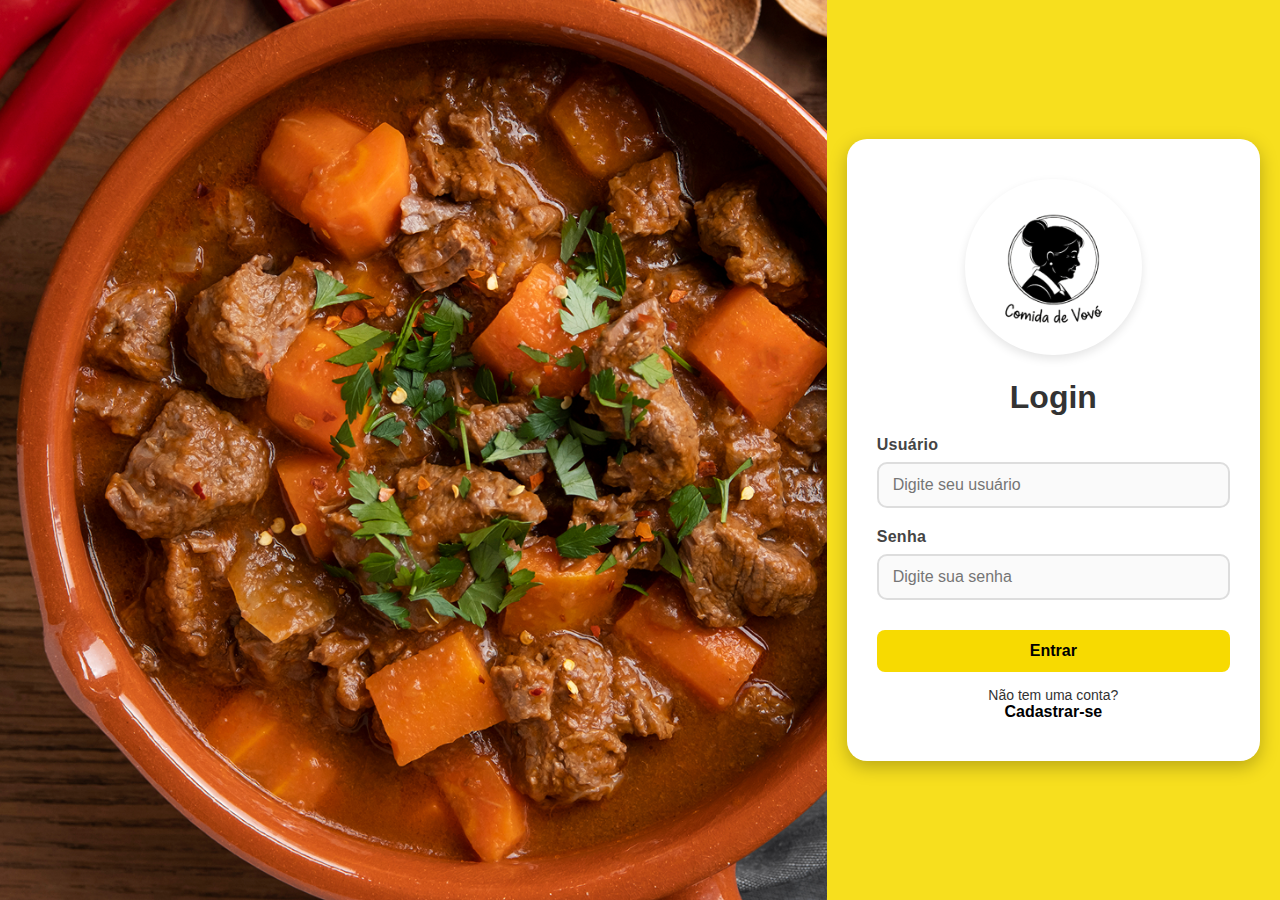
<file: index.html>
<!DOCTYPE html>
<html lang="pt-br">
<head>
    <meta charset="UTF-8">
    <meta name="viewport" content="width=device-width, initial-scale=1.0">
    <link rel="shortcut icon" href="android-icon-96x96.png" type="image/x-icon">
    <link rel="stylesheet" href="Login.css">
    <title>Login</title>
    <link rel="icon" href="top.png" type="image/x-icon">
</head>
<body>
    <div class="main-login">
        
        
        
        <!-- Lado esquerdo com a imagem -->
        <div class="left-login"></div>

        <!-- Lado direito com o formulário -->
        <div class="right-login">
            <div class="card-login">    

                <img src="foto comida de vôvô.png" alt="Logo Comida de Vovó" id="logo-login">


                <h1>Login</h1>

                <div id="msgerror"></div>
                
                <div class="texfild">
                   <label for="usuario">Usuário</label>
                   <input type="text" name="usuario" placeholder="Digite seu usuário" id="usuario">
                </div>

                <div class="texfild">
                    <label for="senha">Senha</label>
                    <input type="password" name="senha" placeholder="Digite sua senha" id="senha">
                </div>

                <button onclick="entrar()" class="btn-login">Entrar</button>
                 
                <p>Não tem uma conta?</p>
                <a href="cadastro.html">Cadastrar-se</a>
            </div>
        </div>
    </div>
    
    <script src="login.js"  type="text/javascript"></script>
</body>
</html>
</file>
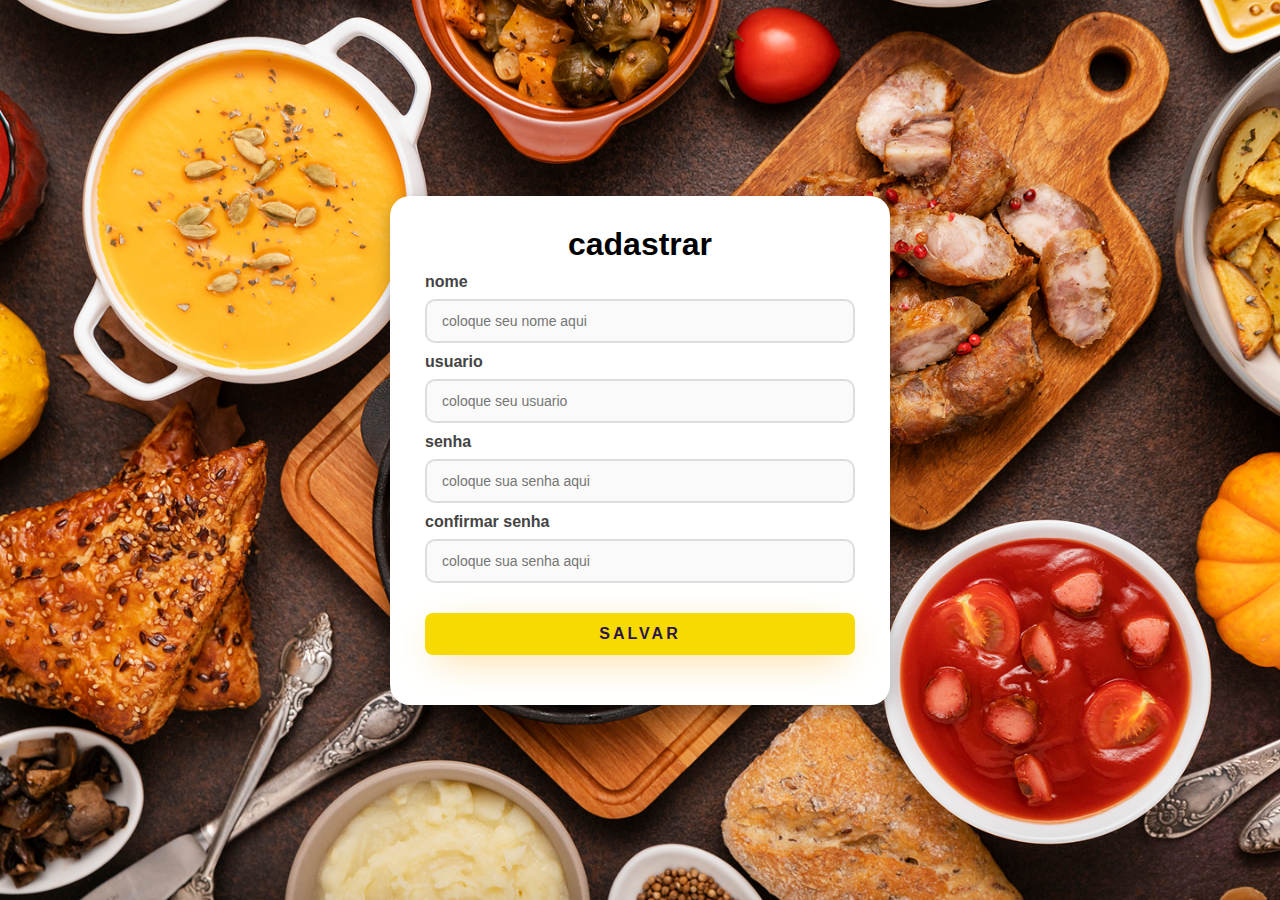
<file: cadastro.html>
<!DOCTYPE html>
<html lang="pt-br">
<head>
    <meta charset="UTF-8">
    <meta name="viewport" content="width=device-width, initial-scale=1.0">
    <link rel="shortcut icon" href="android-icon-96x96.png" type="image/x-icon">
    <link rel="stylesheet" href="cadastro.css">
    <title>cadastro</title>
    <link rel="icon" href="top.png" type="image/x-icon">
</head>
<body>
    <div class="main-cadastro">
        <div class="center-cadastro"> 
            <div class="card-text">
                <h1> cadastrar </h1>
                <div class="text-cadastro">
                    <label id="label-nome" for="nome">nome</label>
                    <input type="text" name="nome" placeholder="coloque seu nome aqui" id="nome" >
                </div>
                <div class="text-cadastro">
                    <label id="label-usuario" for="email">usuario</label>
                    <input type="text" name="usuario" placeholder="coloque seu usuario" id="usuario" >
                </div>
                <div class="text-cadastro">
                    <label id="label-senha" for="nome">senha</label>
                    <i id="versenha" class="fa fa-eye" aria-hidden="true"></i>
                    <input id="senha" type="password" name="senha" placeholder="coloque sua senha aqui"  >
                </div>
                <div class="text-cadastro">
                    <label id="label-confimsenha" for="nome">confirmar senha</label>
                    <i id="verconfirmesenha" class="fa fa-eye" aria-hidden="true"></i>
                    <input id="confsenha" type="password" name="senha" placeholder="coloque sua senha aqui"  >
                </div>
                <button onclick="cadastrar()" class="btn-cadastro">salvar</button>
            </div>
        </div>
    </div>
    

    <script src="cadastro.js"></script>
</body>
</html>
</file>
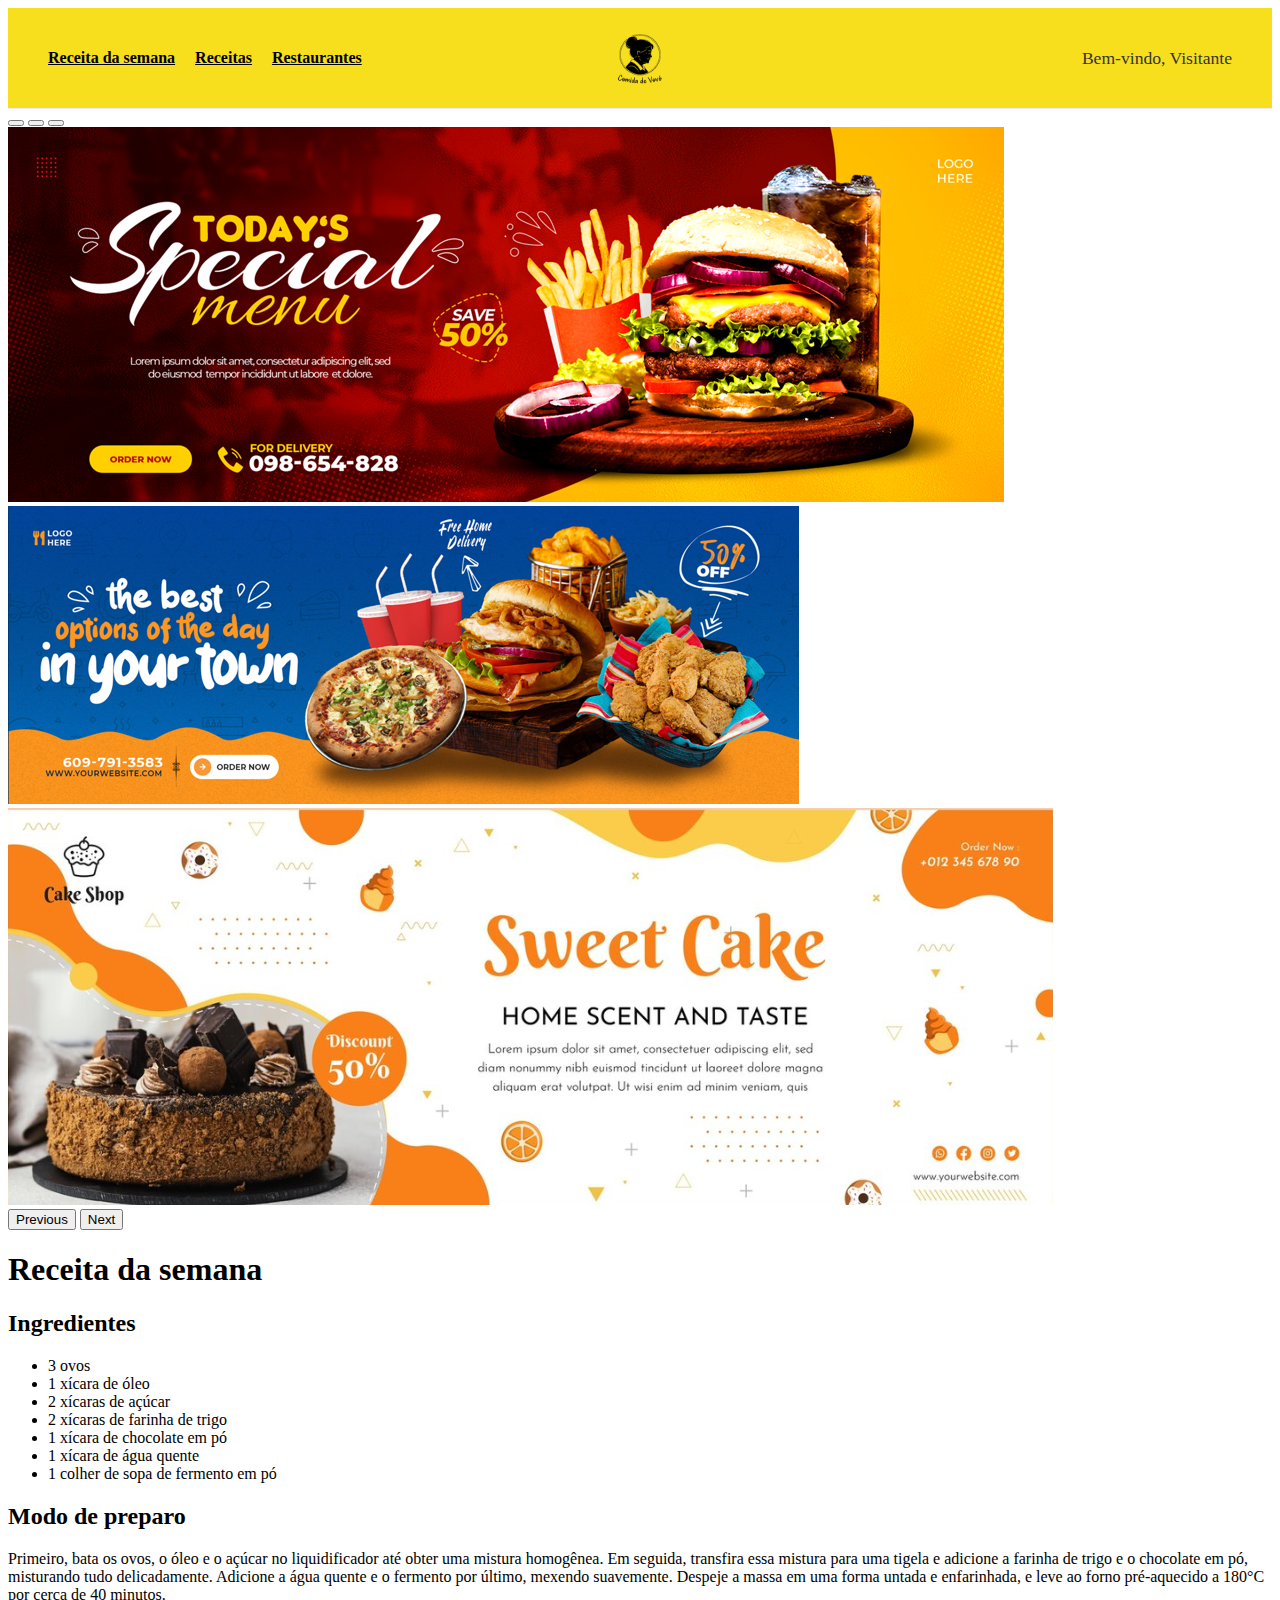
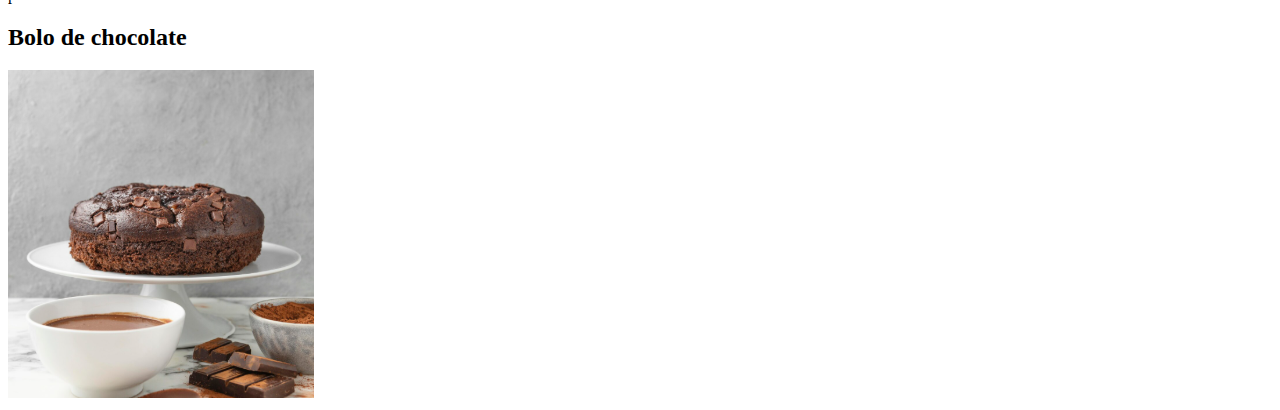
<file: menu.html>
<!doctype html>
<html lang="pt-br">

<head>
    <meta charset="utf-8">
    <meta name="viewport" content="width=device-width, initial-scale=1">
    <link rel="stylesheet" href="index.css">
    <title>menu</title>
    <link rel="icon" href="top.png" type="image/x-icon">
    <link href="https://cdn.jsdelivr.net/npm/bootstrap@5.3.8/dist/css/bootstrap.min.css" rel="stylesheet"
        integrity="sha384-sRIl4kxILFvY47J16cr9ZwB07vP4J8+LH7qKQnuqkuIAvNWLzeN8tE5YBujZqJLB" crossorigin="anonymous">
</head>

<body>

 <header>
        <nav class="nav-menu">
            <a class="nav-link" href="menu.html">Receita da semana</a>
            <a class="nav-link" href="receitas.html">Receitas</a>
            <a class="nav-link" href="Restaurantes.html">Restaurantes</a>
        </nav>

    <div class="logo">
        <img src="foto comida de vôvô.png" alt="Logo">
    </div>

    <div class="welcome">
        Bem-vindo, <span id="nome-usuario"></span>
    </div>
</header>


    <div id="carouselExampleDark" class="carousel carousel-dark slide">
  <div class="carousel-indicators">
    <button type="button" data-bs-target="#carouselExampleDark" data-bs-slide-to="0" class="active" aria-current="true" aria-label="Slide 1"></button>
    <button type="button" data-bs-target="#carouselExampleDark" data-bs-slide-to="1" aria-label="Slide 2"></button>
    <button type="button" data-bs-target="#carouselExampleDark" data-bs-slide-to="2" aria-label="Slide 3"></button>
  </div>
  <div class="carousel-inner">
    <div class="carousel-item active" data-bs-interval="10000">
      <img src="banner1.png" class="d-block w-100" alt="...">
      <div class="carousel-caption d-none d-md-block">
        
      </div>
    </div>
    <div class="carousel-item" data-bs-interval="2000">
      <img src="banner2.png" class="d-block w-100" alt="...">
      <div class="carousel-caption d-none d-md-block">
        
      </div>
    </div>
    <div class="carousel-item">
      <img src="banner3.png" class="d-block w-100" alt="...">
      <div class="carousel-caption d-none d-md-block">
        
      </div>
    </div>
  </div>
  <button class="carousel-control-prev" type="button" data-bs-target="#carouselExampleDark" data-bs-slide="prev">
    <span class="carousel-control-prev-icon" aria-hidden="true"></span>
    <span class="visually-hidden">Previous</span>
  </button>
  <button class="carousel-control-next" type="button" data-bs-target="#carouselExampleDark" data-bs-slide="next">
    <span class="carousel-control-next-icon" aria-hidden="true"></span>
    <span class="visually-hidden">Next</span>
  </button>
</div>

<h1 class="text-center my-5">Receita da semana</h1>

<div class="container receita-semana">
    <div class="row">
        <div class="col-md-4 mb-4">
            <h2>Ingredientes</h2>
            <ul class="lista-ingredientes">
                <li>3 ovos</li>
                <li>1 xícara de óleo</li>
                <li>2 xícaras de açúcar</li>
                <li>2 xícaras de farinha de trigo</li>
                <li>1 xícara de chocolate em pó</li>
                <li>1 xícara de água quente</li>
                <li>1 colher de sopa de fermento em pó</li>
            </ul>
        </div>

        <div class="col-md-4 mb-4">
            <h2>Modo de preparo</h2>
            <p>
                Primeiro, bata os ovos, o óleo e o açúcar no liquidificador até obter uma mistura homogênea.
                Em seguida, transfira essa mistura para uma tigela e adicione a farinha de trigo e o chocolate em pó, 
                misturando tudo delicadamente. Adicione a água quente e o fermento por último, mexendo suavemente.
                Despeje a massa em uma forma untada e enfarinhada, e leve ao forno pré-aquecido a 180°C por cerca de 40 minutos.
            </p>
        </div>

        <div class="col-md-4 text-center">
            <h2>Bolo de chocolate</h2>
            <img src="bolo chocolate.png" alt="Bolo de chocolate" class="img-fluid bolo-img">
        </div>
    </div>

    <script src="https://cdn.jsdelivr.net/npm/bootstrap@5.3.8/dist/js/bootstrap.bundle.min.js"
        integrity="sha384-FKyoEForCGlyvwx9Hj09JcYn3nv7wiPVlz7YYwJrWVcXK/BmnVDxM+D2scQbITxI"
        crossorigin="anonymous"></script>
        <script>
        const usuarioLogado = JSON.parse(localStorage.getItem('usuarioLogado'));

        if (usuarioLogado && usuarioLogado.nome) {
            document.getElementById('nome-usuario').textContent = usuarioLogado.nome;
        } else {
            document.getElementById('nome-usuario').textContent = "Visitante";
        }
    </script>



</body>

</html>
</file>
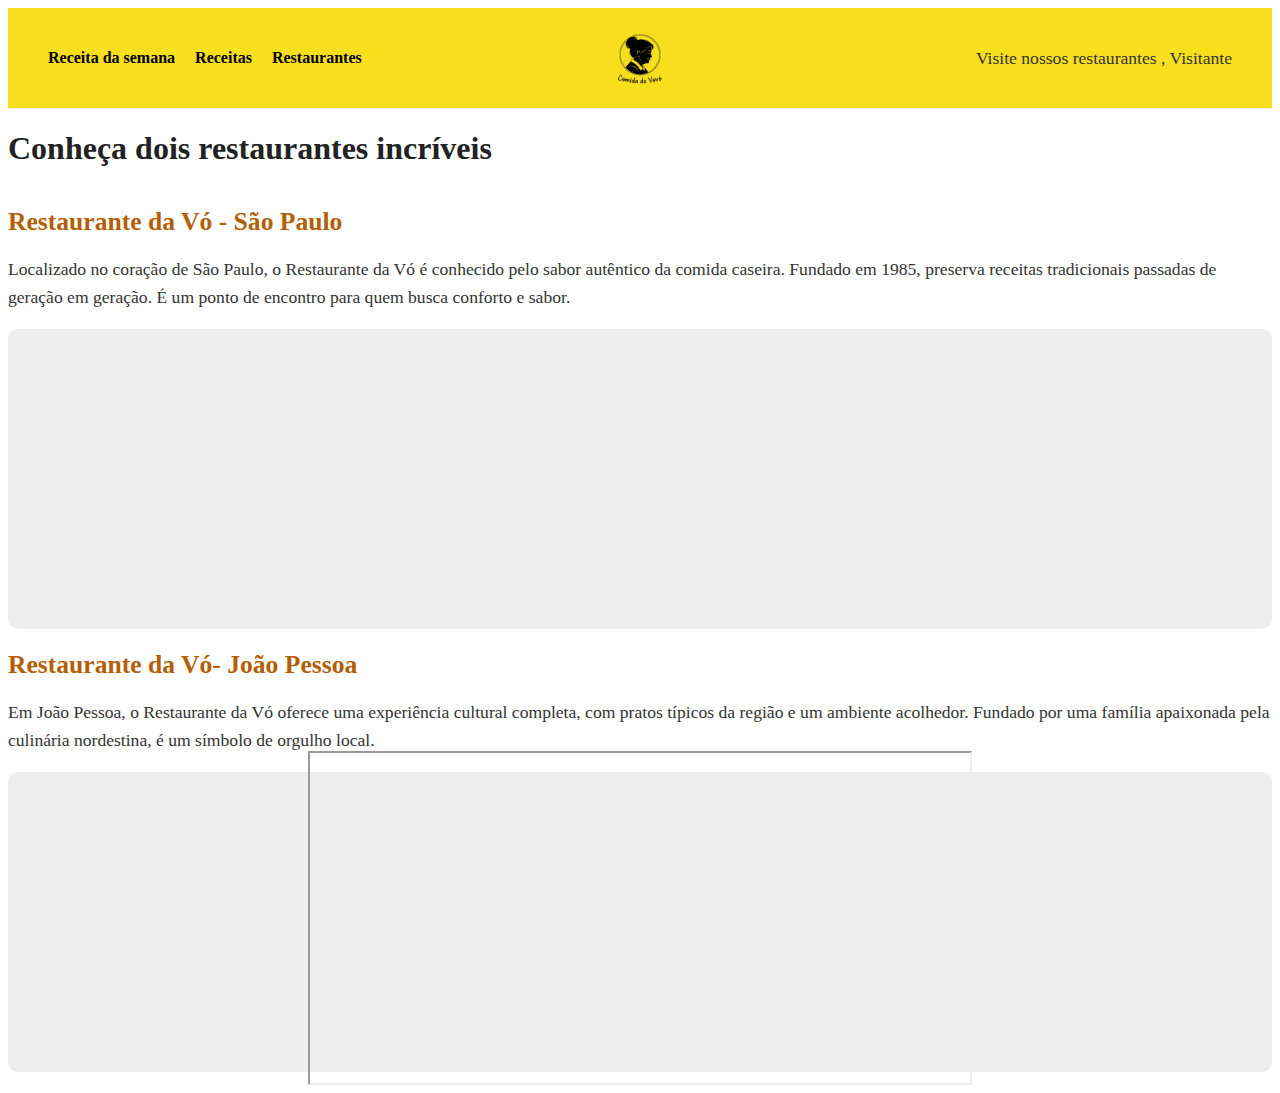
<file: Restaurantes.html>
<!DOCTYPE html>
<html lang="pt-br">
<head>
    <meta charset="utf-8">
    <meta name="viewport" content="width=device-width, initial-scale=1">
    <title>Restaurantes</title>
    <link rel="icon" href="top.png" type="image/x-icon">
    <link rel="stylesheet" href="restaurante.css">
    <link href="https://cdn.jsdelivr.net/npm/bootstrap@5.3.8/dist/css/bootstrap.min.css" rel="stylesheet"
        integrity="sha384-sRIl4kxILFvY47J16cr9ZwB07vP4J8+LH7qKQnuqkuIAvNWLzeN8tE5YBujZqJLB" crossorigin="anonymous">
</head>
<body>

    <header>
       <nav class="nav-menu">
            <a class="nav-link" href="menu.html">Receita da semana</a>
            <a class="nav-link" href="receitas.html">Receitas</a>
            <a class="nav-link" href="Restaurantes.html">Restaurantes</a>
        </nav>
        

        <div class="logo">
            <img src="foto comida de vôvô.png" alt="Logo">
        </div>

        <div class="welcome">
            Visite nossos restaurantes , <span id="nome-usuario">Visitante</span>
        </div>
    </header>

    <h1 class="titulo-principal text-center my-5">Conheça dois restaurantes incríveis</h1>

    <section class="restaurante container mb-5">
        <div class="row align-items-center">
            <div class="col-md-6 texto">
                <h2>Restaurante da Vó - São Paulo</h2>
                <p>
                    Localizado no coração de São Paulo, o Restaurante da Vó é conhecido pelo sabor autêntico da comida caseira.
                    Fundado em 1985, preserva receitas tradicionais passadas de geração em geração.
                    É um ponto de encontro para quem busca conforto e sabor.
                </p>
            </div>
            <div class="col-md-6 mapa">
                <!-- Substitua abaixo pelo iframe do Google Maps -->
                <p><em><iframe src="https://www.google.com/maps/embed?pb=!1m18!1m12!1m3!1d467692.39555338223!2d-46.92495441693524!3d-23.681434611465907!2m3!1f0!2f0!3f0!3m2!1i1024!2i768!4f13.1!3m3!1m2!1s0x94ce448183a461d1%3A0x9ba94b08ff335bae!2zU8OjbyBQYXVsbywgU1A!5e0!3m2!1spt-BR!2sbr!4v1756234202716!5m2!1spt-BR!2sbr" width="660" height="330" style="border: 50px;;" allowfullscreen="" loading="lazy" referrerpolicy="no-referrer-when-downgrade"></iframe></em></p>
            </div>
        </div>
    </section>

    <section class="restaurante container mb-5">
        <div class="row align-items-center">
            <div class="col-md-6 texto">
                <h2>Restaurante da Vó- João Pessoa</h2>
                <p>
                    Em João Pessoa, o Restaurante da Vó oferece uma experiência cultural completa,
                    com pratos típicos da região e um ambiente acolhedor.
                    Fundado por uma família apaixonada pela culinária nordestina, é um símbolo de orgulho local.
                </p>
            </div>
            <div class="col-md-6 mapa">
                <!-- Substitua abaixo pelo iframe do Google Maps -->
                <p><em><iframe src="https://www.google.com/maps/embed?pb=!1m18!1m12!1m3!1d7917.489579774032!2d-34.8062831167352!3d-7.155477781866105!2m3!1f0!2f0!3f0!3m2!1i1024!2i768!4f13.1!3m3!1m2!1s0x7ace839019aa3d7%3A0x6e414a9c6d26db34!2sJo%C3%A3o%20Pessoa%2C%20PB!5e0!3m2!1spt-BR!2sbr!4v1756234057788!5m2!1spt-BR!2sbr" width="660" height="330" style="border:500;" allowfullscreen="" loading="lazy" referrerpolicy="no-referrer-when-downgrade"></iframe></em></p>
            </div>
        </div>
    </section>

    <script>
        const usuarioLogado = JSON.parse(localStorage.getItem('usuarioLogado'));
        if (usuarioLogado && usuarioLogado.nome) {
            document.getElementById('nome-usuario').textContent = usuarioLogado.nome;
        }
    </script>

</body>
</html>
</file>
<file: index.css>
header {
    position: relative;
    height: 100px;
    background-color: #f7df1e;
    border-bottom: 1px solid #eee;
    display: flex;
    align-items: center;
    justify-content: space-between;
    padding: 0 40px;
}

.nav-menu {
    display: flex;
    gap: 20px;
}

.nav-menu .nav-link {
    color: #000;
    font-weight: bold;
}

.logo {
    position: absolute;
    left: 50%;
    transform: translateX(-50%);
    top: 50%;
    transform: translate(-50%, -50%);
    height: 80px;
    display: flex;
    align-items: center;
    justify-content: center;
}

.logo img {
    height: 100%;
    object-fit: contain;
}

.welcome {
    font-size: 1.1rem;
    color: #333;
    white-space: nowrap;
}

/* Responsivo */
@media (max-width: 768px) {
    header {
        flex-direction: column;
        height: auto;
        padding: 20px;
        text-align: center;
    }

    .logo {
        position: static;
        transform: none;
        margin: 10px 0;
    }

    .logo img {
        height: 60px;
    }

    .nav-menu {
        justify-content: center;
        flex-wrap: wrap;
    }

    .welcome {
        font-size: 1rem;
        margin-top: 10px;
    }
}
</file>
<file: restaurante.css>
/* Header */
header {
    position: relative;
    height: 100px;
    background-color: #f7df1e;
    border-bottom: 1px solid #eee;
    display: flex;
    align-items: center;
    justify-content: space-between;
    padding: 0 40px;
}

.nav-menu {
    display: flex;
    gap: 20px;
}

.nav-menu .nav-link {
    color: #000;
    font-weight: bold;
    text-decoration: none;
}

.logo {
    position: absolute;
    left: 50%;
    transform: translateX(-50%);
    top: 50%;
    transform: translate(-50%, -50%);
    height: 80px;
    display: flex;
    align-items: center;
    justify-content: center;
}

.logo img {
    height: 100%;
    object-fit: contain;
}

.welcome {
    font-size: 1.1rem;
    color: #333;
    white-space: nowrap;
}

/* Conteúdo principal */
.titulo-principal {
    color: #222;
    margin-bottom: 40px;
}

.restaurante h2 {
    font-size: 1.6em;
    margin-bottom: 15px;
    color: #b45f06;
    font-weight: bold;
}

.restaurante p {
    font-size: 1.1em;
    line-height: 1.6;
    color: #333;
}

.mapa {
    background-color: #eee;
    height: 300px;
    border-radius: 10px;
    display: flex;
    align-items: center;
    justify-content: center;
    color: #666;
    font-style: italic;
}

/* Responsivo */
@media (max-width: 768px) {
    header {
        flex-direction: column;
        height: auto;
        padding: 20px;
        text-align: center;
    }

    .logo {
        position: static;
        transform: none;
        margin: 10px 0;
    }

    .logo img {
        height: 60px;
    }

    .nav-menu {
        justify-content: center;
        flex-wrap: wrap;
    }

    .welcome {
        font-size: 1rem;
        margin-top: 10px;
    }

    .mapa {
        height: 250px;
        margin-top: 20px;
    }
}
</file>
<file: Login.css>
/* Reset básico */
* {
    margin: 0;
    padding: 0;
    box-sizing: border-box;
    font-family: Arial, sans-serif;
}

html, body {
    height: 100%;
    overflow: auto; /* Alterado de 'hidden' para permitir rolagem em telas menores */
}

/* Container principal */
.main-login {
    width: 100%;
    min-height: 100vh; /* Garante altura mínima, mas permite expansão */
    display: flex;
    flex-direction: row; /* Por padrão, lado a lado */
}

/* Lado esquerdo com imagem */
.left-login {
    flex: 1;
    background: url('comida\ login.png') no-repeat center center;
    background-size: cover;
    display: block; /* Garante que a imagem seja exibida */
}

/* Lado direito (formulário) */
.right-login {
    flex: 0.5;
    background-color: #f7df1e;
    display: flex;
    justify-content: center;
    align-items: center;
    padding: 20px; /* Adiciona padding para evitar colagem nas bordas */
}

/* Card de login */
.card-login {
    width: 100%;
    max-width: 500px; /* Limita a largura máxima */
    padding: 40px 30px; /* Reduz padding em telas menores */
    background-color: #fff;
    border-radius: 20px;
    box-shadow: 0px 6px 18px rgba(0, 0, 0, 0.25);
    text-align: center;
}

#logo-login {
    width: 50%; /* Usa porcentagem para escalar com o contêiner */
    max-width: 250px; /* Limita o tamanho máximo */
    height: auto;
    margin-bottom: 20px;
    border-radius: 50%;
    box-shadow: 0px 4px 10px rgba(0, 0, 0, 0.1);
}

.card-login h1 {
    font-size: 2rem; /* Reduz ligeiramente para telas menores */
    margin-bottom: 20px;
    color: #333;
}

/* Campos de texto */
.texfild {
    display: flex;
    flex-direction: column;
    align-items: flex-start;
    margin-bottom: 20px;
    width: 100%;
}

.texfild label {
    font-size: 16px;
    font-weight: 600;
    margin-bottom: 8px;
    color: #444;
    letter-spacing: 0.3px;
}

.texfild input {
    width: 100%;
    padding: 12px 14px; /* Ajusta padding para telas menores */
    border: 2px solid #ddd;
    border-radius: 10px;
    outline: none;
    font-size: 16px;
    transition: all 0.3s ease;
    background-color: #fafafa;
}

.texfild input:focus {
    border-color: #f7df1e;
    background-color: #fff;
    box-shadow: 0 0 6px rgba(255, 87, 34, 0.4);
}

/* Botão */
.btn-login {
    width: 100%;
    padding: 12px;
    margin-top: 10px;
    border: none;
    border-radius: 8px;
    background-color: #f7da01;
    color: #000000;
    font-size: 16px;
    font-weight: bolder;
    cursor: pointer;
    transition: 0.3s;
}

.btn-login:hover {
    background-color: #b89d06;
}

/* Links e texto */
p {
    margin-top: 15px;
    font-size: 14px;
    color: #333;
}

a {
    text-decoration: none;
    font-weight: bold;
    color: #000000;
    margin: 0 5px; /* Mantém a margem do link, conforme solicitado anteriormente */
}

a:hover {
    text-decoration: underline;
}

/* Media Queries para responsividade */
@media (max-width: 1024px) {
    .main-login {
        flex-direction: column; /* Empilha os elementos verticalmente */
    }

    .left-login {
        flex: none;
        height: 40vh; /* Reduz a altura da imagem */
        min-height: 200px; /* Garante um tamanho mínimo */
    }

    .right-login {
        flex: none;
        height: 60vh; /* Ajusta a altura do formulário */
        padding: 20px;
    }

    .card-login {
        padding: 30px 20px; /* Reduz padding */
    }

    #logo-login {
        width: 40%; /* Reduz ainda mais o tamanho da logo */
        max-width: 200px;
    }

    .card-login h1 {
        font-size: 1.8rem; /* Reduz o tamanho do título */
    }
}

@media (max-width: 768px) {
    .left-login {
        display: none; /* Esconde a imagem em telas pequenas */
    }

    .right-login {
        height: 100vh; /* Ocupa toda a tela */
        flex: 1;
    }

    .card-login {
        padding: 20px 15px; /* Menos padding em telas pequenas */
        max-width: 90%; /* Usa mais espaço disponível */
    }

    #logo-login {
        width: 35%;
        max-width: 150px;
    }

    .card-login h1 {
        font-size: 1.5rem;
    }

    .texfild input {
        padding: 10px 12px;
        font-size: 14px;
    }

    .btn-login {
        padding: 10px;
        font-size: 14px;
    }

    p {
        font-size: 12px;
    }
}

@media (max-width: 480px) {
    .card-login {
        padding: 15px 10px;
        max-width: 95%;
    }

    #logo-login {
        width: 30%;
        max-width: 120px;
    }

    .card-login h1 {
        font-size: 1.3rem;
        margin-bottom: 15px;
    }

    .texfild label {
        font-size: 14px;
    }

    .texfild input {
        padding: 8px 10px;
        font-size: 13px;
    }

    .btn-login {
        padding: 8px;
        font-size: 13px;
    }

    p {
        font-size: 11px;
    }

    a {
        margin: 0 3px; /* Reduz a margem do link para telas muito pequenas */
    }
}
</file>
<file: cadastro.css>
/* Reset básico */
*{
    margin: 0;
    padding: 0;
    box-sizing: border-box;
    font-family: Arial, sans-serif;
}

body {
    margin: 0;
    overflow: auto; /* Permite rolagem em telas menores */
}

/* Container principal */
.main-cadastro {
    width: 100%;
    min-height: 100vh; /* Garante altura mínima, permite expansão */
    background: url('comida2.png') no-repeat center center;
    background-size: cover; /* Ajusta a imagem para cobrir a tela */
    background-position: center; /* Garante alinhamento central */
    display: flex;
    align-items: center;
    justify-content: center;
    padding: 20px; /* Adiciona padding para evitar colagem nas bordas */
}

/* Centralização do conteúdo */
.center-cadastro {
    text-align: center;
    width: 100%;
    max-width: 600px; /* Limita a largura máxima do conteúdo */
}

.center-cadastro > h1 {
    color: #ffffff;
    font-weight: 800;
    margin: 0 auto 20px; /* Remove margin-left, centraliza */

    font-size: 2rem;
}

/* Card de cadastro */
.card-text {
    width: 100%;
    max-width: 500px;
    padding: 30px 35px;
    background: #fff; /* Fundo branco, como o card de login */
    border-radius: 20px;
    box-shadow: 0px 6px 18px rgba(0, 0, 0, 0.25); /* Sombra igual ao card de login */
    margin: 0 auto;
}

/* Campos de texto */
.text-cadastro {
    width: 100%;
    display: flex;
    flex-direction: column;
    align-items: flex-start;
    justify-content: center;
    margin: 10px 0;
    position: relative;
}

.text-cadastro input {
    width: 100%;
    border: 2px solid #ddd; /* Borda semelhante ao card de login */
    border-radius: 10px;
    padding: 12px 15px;
    background: #fafafa; /* Fundo claro para contraste com branco */
    color: #333; /* Cor do texto para contraste */
    font-size: 14px;
    box-shadow: none; /* Remove sombra para manter leveza */
    outline: none;
    box-sizing: border-box;
    transition: all 0.3s ease;
}

.text-cadastro input:focus {
    border-color: #e5ff00b0; /* Cor laranja no foco, consistente com o tema */
    background: #fff;
    box-shadow: 0 0 6px rgba(210, 247, 3, 0.836);
}

.text-cadastro label {
    color: #444; /* Cor escura para contraste com fundo branco */
    margin-bottom: 8px;
    font-size: 16px;
    font-weight: 600;
}

/* Botão */
.btn-cadastro {
    width: 100%;
    padding: 12px 0;
    margin: 20px 0;
    border: none;
    border-radius: 8px;
    outline: none;
    text-transform: uppercase;
    font-weight: 800;
    letter-spacing: 3px;
    color: #2b134b;
    background: #f7da01;
    cursor: pointer;
    box-shadow: 0px 10px 40px -12px #ffc04d;
    font-size: 16px;
    transition: 0.3s;
}

.btn-cadastro:hover {
    background: #aab602; /* Escurece levemente no hover */
}

/* Ícone de olho */
.fa-eye {
    color: #ffa500;
    position: absolute;
    right: 15px;
    top: 65%; /* Ajustado para alinhar melhor com o input */
    transform: translateY(-50%);
    cursor: pointer;
}

/* Media Queries para responsividade */
@media (max-width: 1024px) {
    .center-cadastro > h1 {
        font-size: 1.8rem;
        margin-bottom: 15px;
    }

    .card-text {
        max-width: 90%;
        padding: 25px 20px;
    }

    .text-cadastro input {
        padding: 10px 12px;
        font-size: 13px;
    }

    .btn-cadastro {
        padding: 10px 0;
        font-size: 14px;
    }
}

@media (max-width: 768px) {
    .main-cadastro {
        padding: 15px;
        background-size: cover; /* Mantém a imagem cobrindo a tela */
    }

    .center-cadastro > h1 {
        font-size: 1.6rem;
        margin-bottom: 12px;
    }

    .card-text {
        max-width: 95%;
        padding: 20px 15px;
    }

    .text-cadastro input {
        padding: 8px 10px;
        font-size: 12px;
    }

    .text-cadastro label {
        font-size: 14px;
    }

    .btn-cadastro {
        padding: 8px 0;
        font-size: 13px;
        letter-spacing: 2px;
    }

    .fa-eye {
        right: 10px;
        top: 62%; /* Ajusta o ícone para telas menores */
    }
}

@media (max-width: 480px) {
    .main-cadastro {
        padding: 10px;
    }

    .center-cadastro > h1 {
        font-size: 1.4rem;
        margin-bottom: 10px;
    }

    .card-text {
        max-width: 100%;
        padding: 15px 10px;
    }

    .text-cadastro input {
        padding: 6px 8px;
        font-size: 11px;
    }

    .text-cadastro label {
        font-size: 12px;
        margin-bottom: 6px;
    }

    .btn-cadastro {
        padding: 6px 0;
        font-size: 12px;
        letter-spacing: 1.5px;
    }

    .fa-eye {
        right: 8px;
        top: 60%;
        font-size: 14px; /* Reduz tamanho do ícone */
    }
}
</file>
